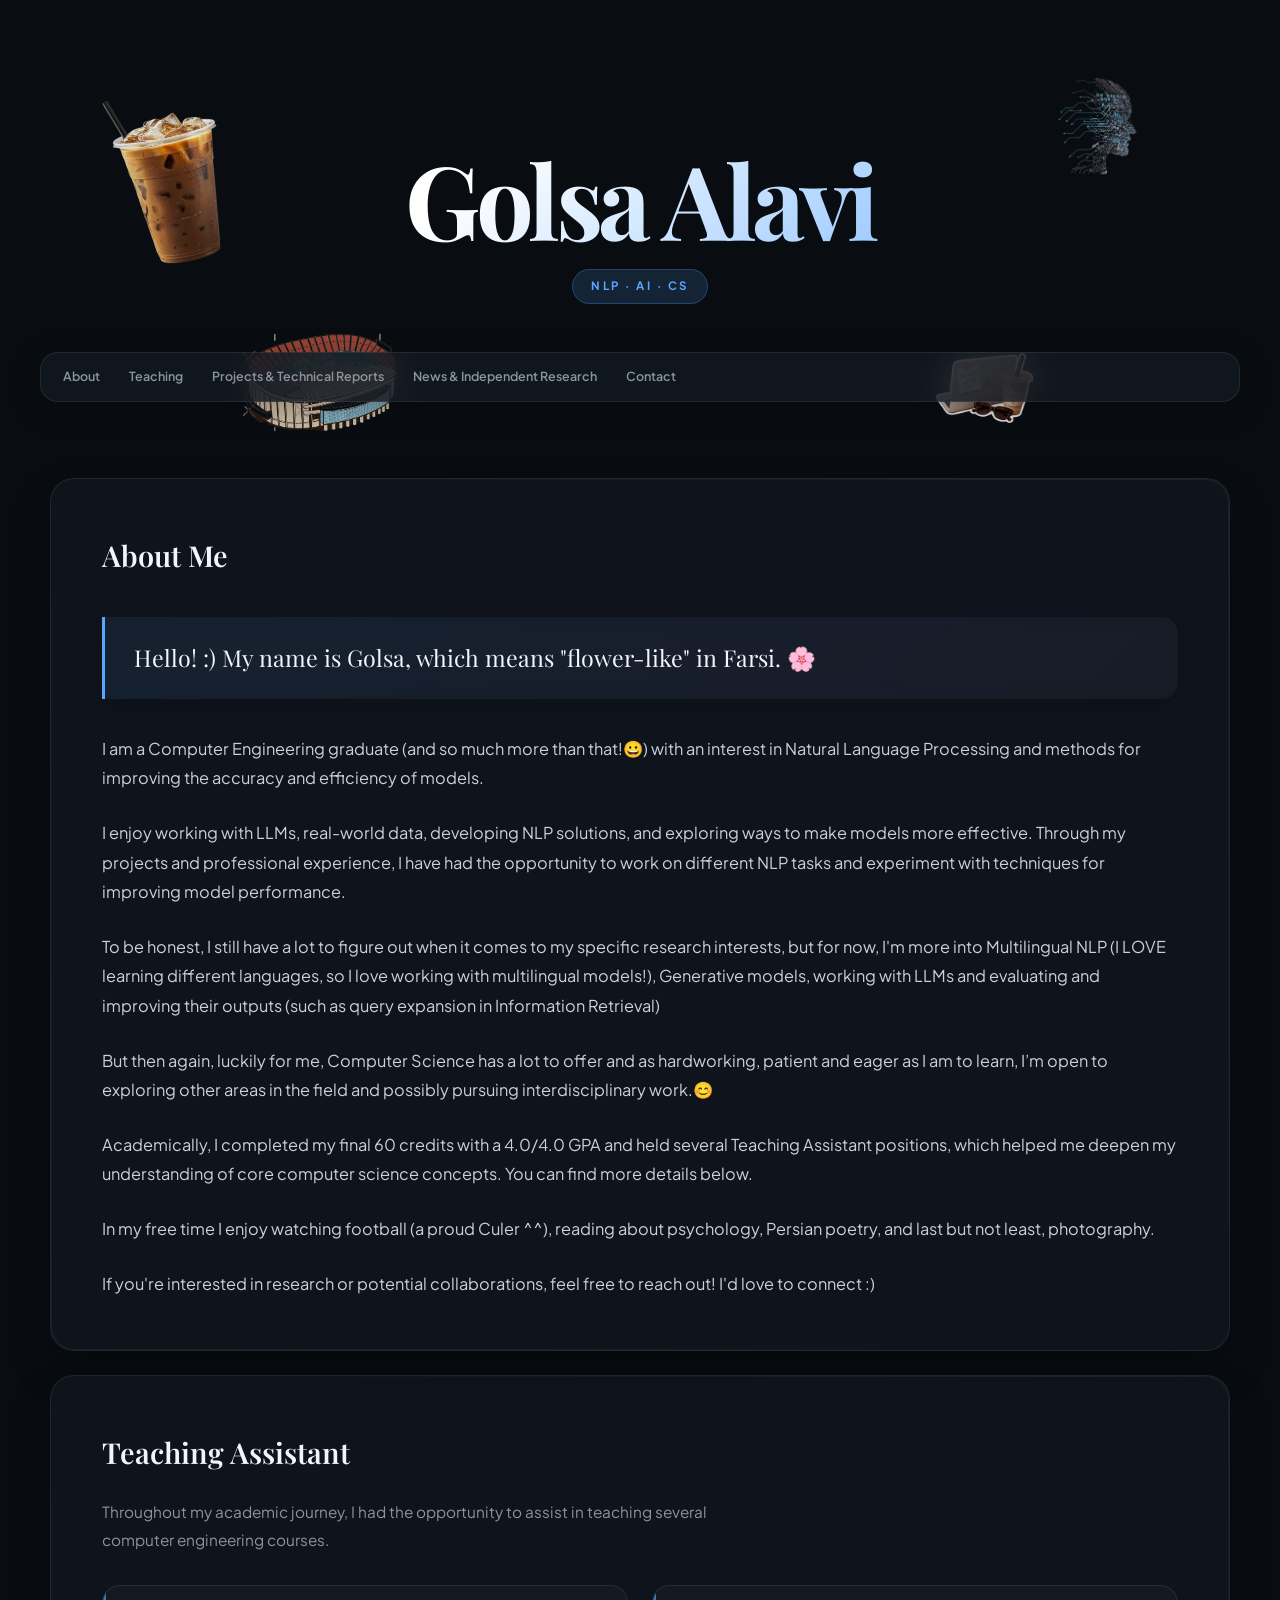
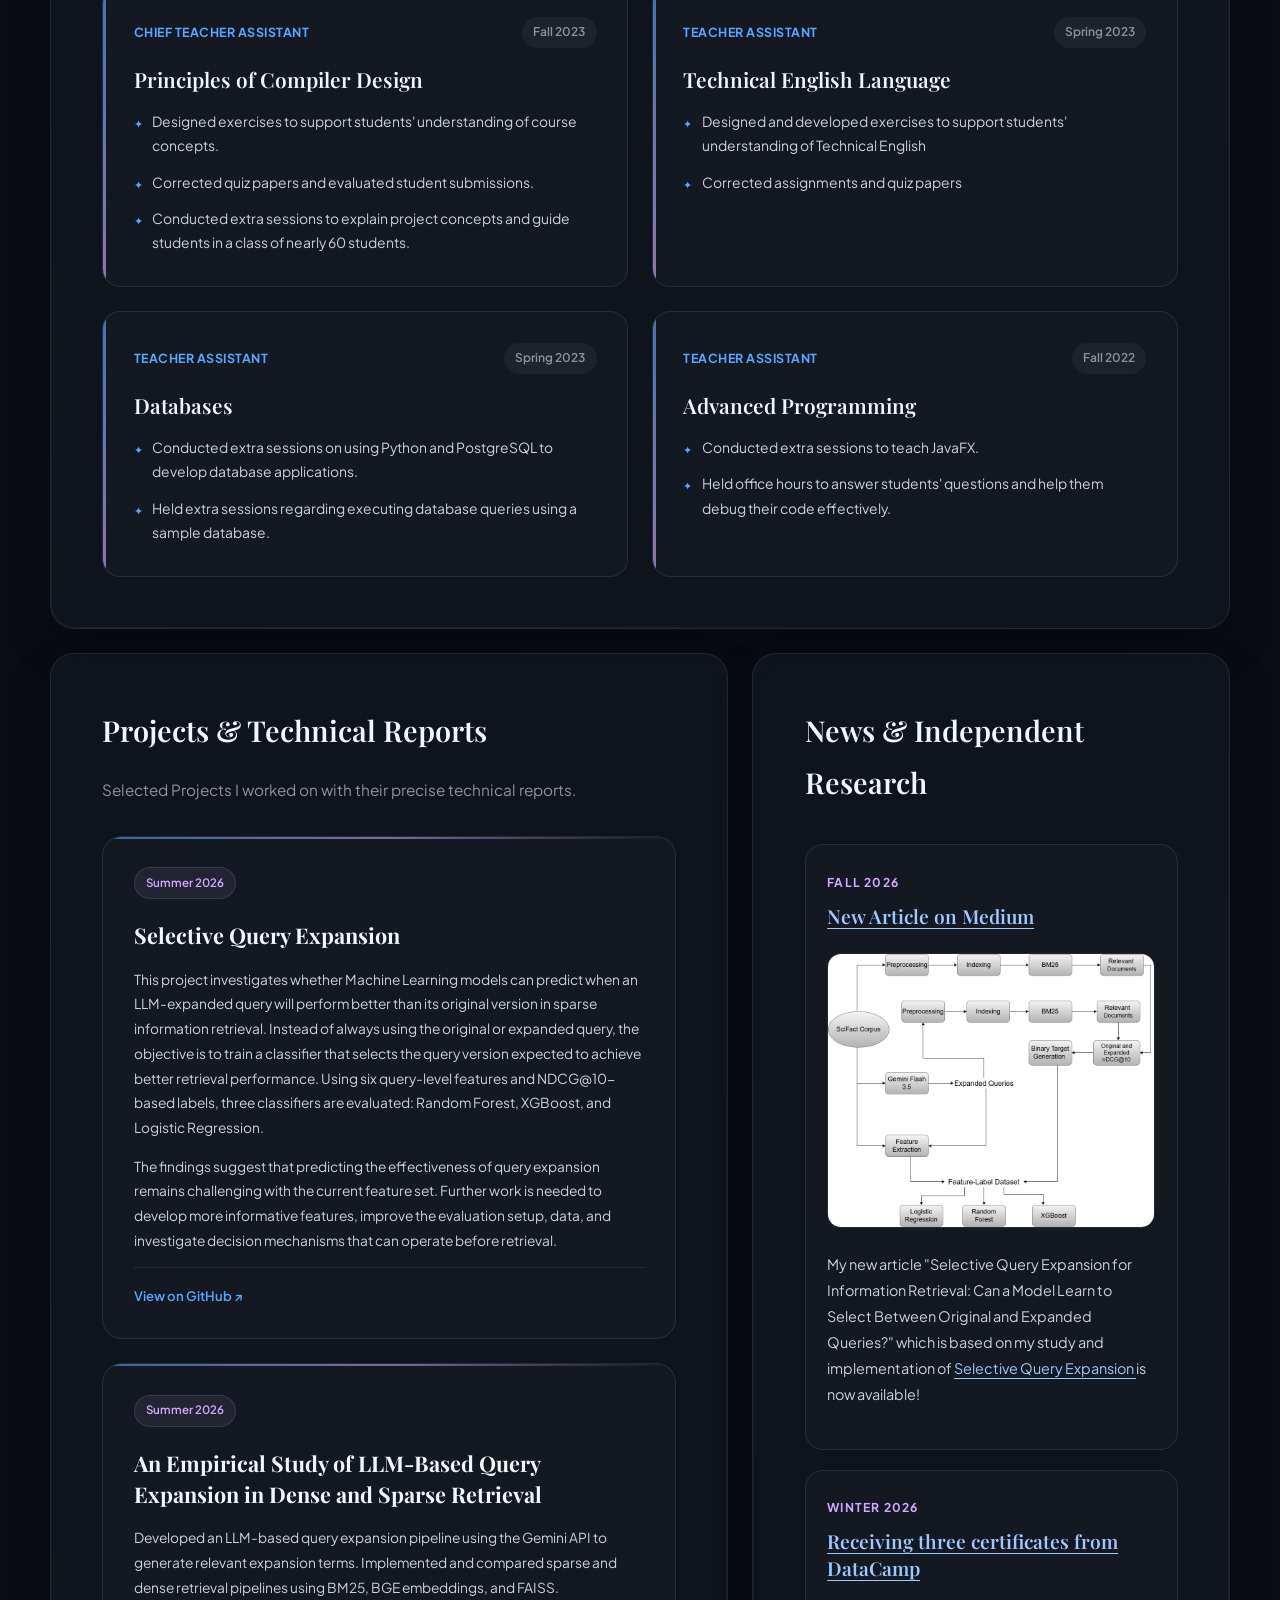
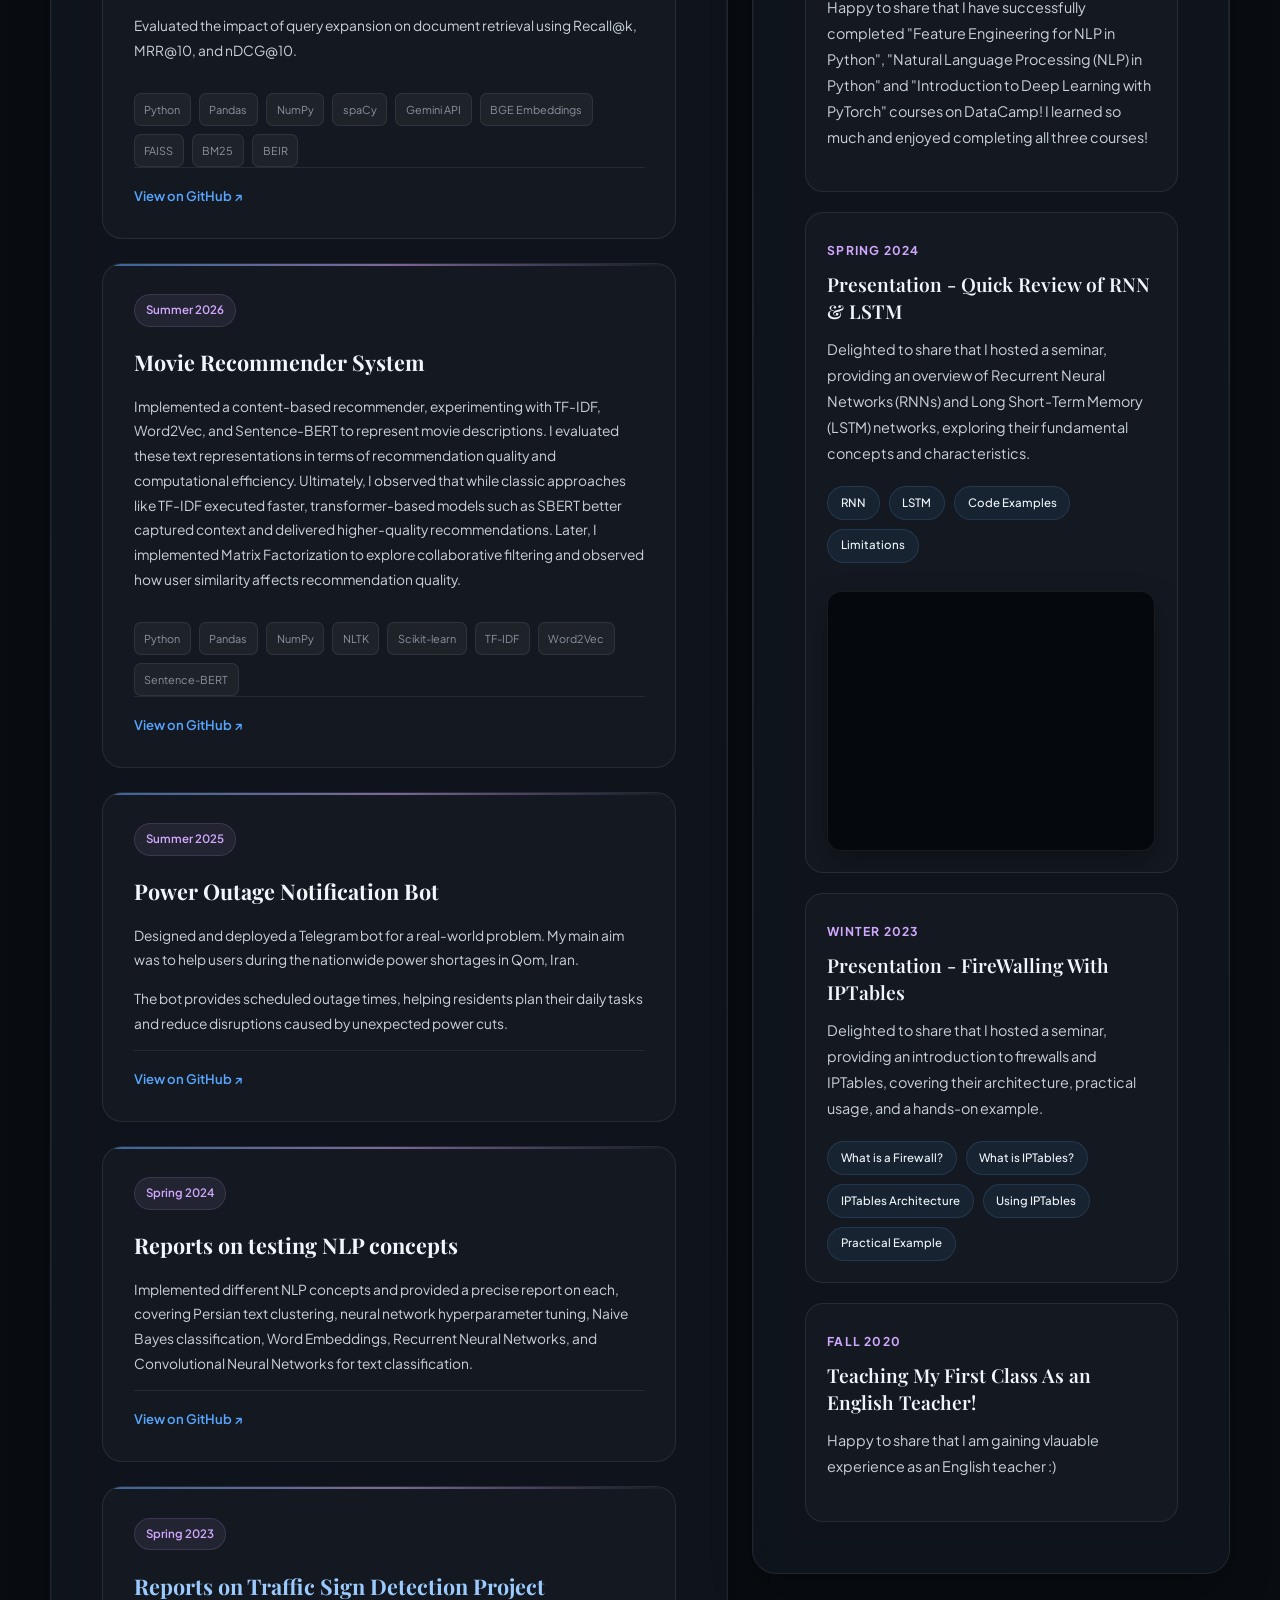
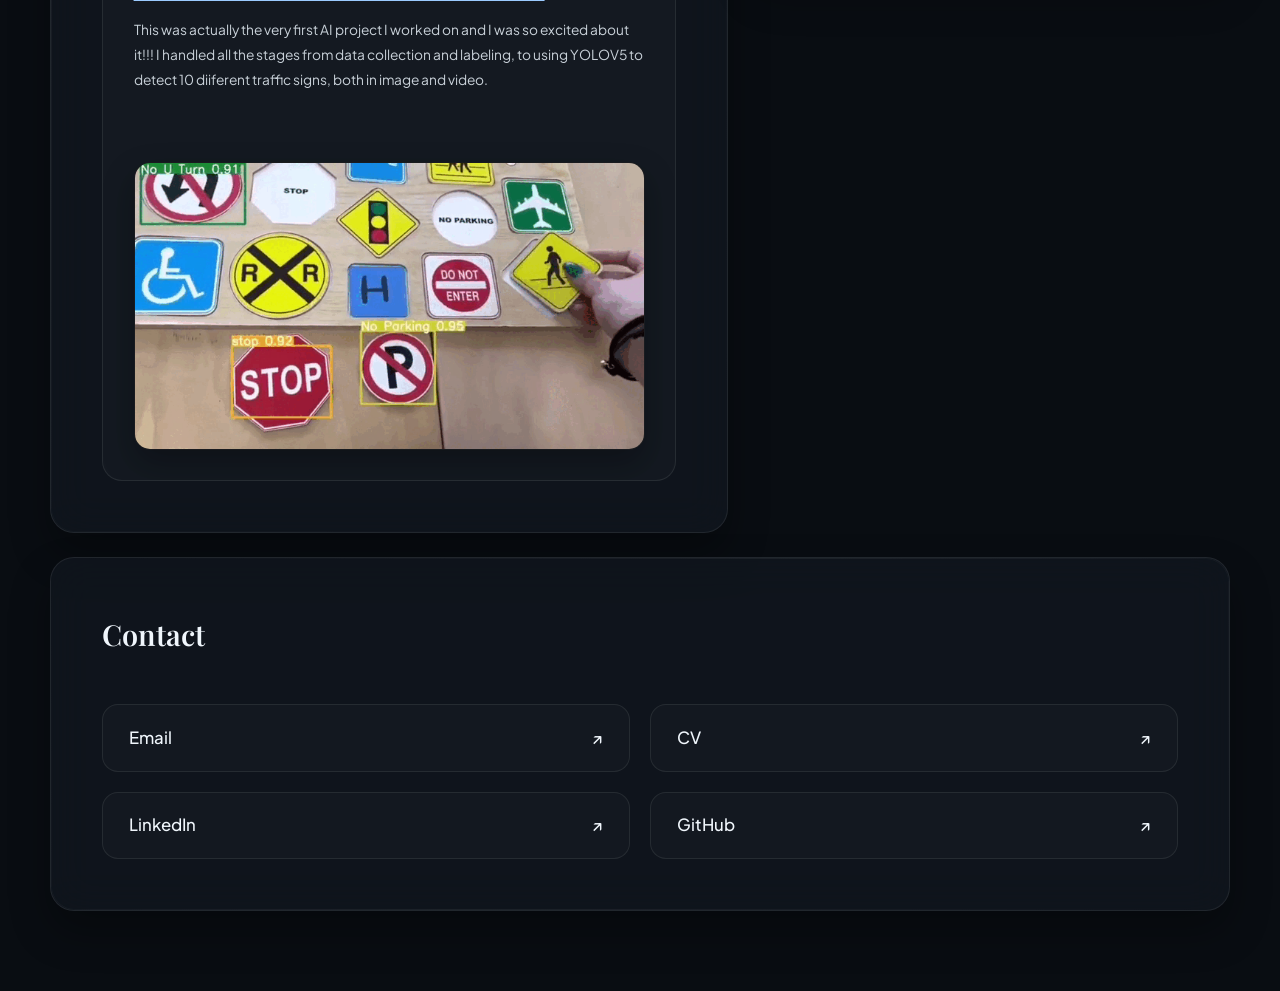
<file: index.html>
<!DOCTYPE html>
<html lang="en">
<head>
  <meta charset="UTF-8">
  <meta name="viewport" content="width=device-width, initial-scale=1.0">

  <title>Golsa Alavi</title>

  <link rel="stylesheet" href="style.css">
</head>

<body class="portfolio-page">

  <header class="site-header">
     <!-- Decorative transparent images -->
    <div class="hero-decorations" aria-hidden="true">

      <img src="images/decoration1.png"
           class="hero-decoration decoration-1"
           alt="">

      <img src="images/decoration2.png"
           class="hero-decoration decoration-2"
           alt="">

      <img src="images/decoration3.png"
           class="hero-decoration decoration-3"
           alt="">

      <img src="images/decoration4.png"
           class="hero-decoration decoration-4"
           alt="">
    </div>

    <div class="hero container" id="home">
      <h1>Golsa Alavi</h1>
            <p class="hero-eyebrow">NLP · AI · CS</p>
    </div>
     <nav class="main-nav" aria-label="Main navigation">
      <div class="nav-inner">
        <div class="nav-links">
          <a href="#about">About</a>
          <a href="#teaching">Teaching</a>
          <a href="#projects">Projects & Technical Reports</a>
          <a href="#presentations">News & Independent Research</a>
          <a href="#contact">Contact</a>
        </div>
      </div>
    </nav>
  </header>

  <main class="container">

    <section id="about">
      <h2>About Me</h2>

      <p>
        Hello! :) My name is Golsa, which means
        "flower-like" in Farsi. 🌸
      </p>

      <p>
        I am a Computer Engineering graduate (and so much more than that!😀) with an
        interest in Natural Language Processing and
        methods for improving the accuracy and efficiency
        of models.
      </p>

      <p>
        I enjoy working with LLMs, real-world data, developing
        NLP solutions, and exploring ways to make models
        more effective. Through my projects and professional
        experience, I have had the opportunity to work on
        different NLP tasks and experiment with techniques
        for improving model performance.
      </p>

      <p>
        To be honest, I still have a lot to figure out when
        it comes to my specific research interests, but for now,
        I'm more into Multilingual NLP (I LOVE learning different languages, so I love working with multilingual models!), Generative models, working with LLMs and evaluating and improving
        their outputs (such as query expansion in Information
        Retrieval)
      </p>

      <p>
        But then again, luckily for me, Computer Science has
        a lot to offer and as hardworking, patient and eager as I am to learn, 
        I’m open to exploring other areas in the field and possibly pursuing interdisciplinary work.😊

      <p>
        Academically, I completed my final 60 credits with
        a 4.0/4.0 GPA and held several Teaching Assistant
        positions, which helped me deepen my understanding
        of core computer science concepts.
        You can find more details below.
      </p>

      <p>
        In my free time I enjoy watching football
        (a proud Culer ^^), reading about psychology,
        Persian poetry, and last but not least,
        photography.
      </p>

      <p>
        If you're interested in research or potential
        collaborations, feel free to reach out!
        I'd love to connect :)
      </p>
    </section>

    <!-- Teaching Assistant -->

    <section id="teaching">
      <h2>Teaching Assistant</h2>

      <p class="section-intro">
        Throughout my academic journey, I had the opportunity
        to assist in teaching several computer engineering courses.
      </p>

      <div class="experience-grid">

        <article class="experience-card">
          <div class="card-top">
            <span class="experience-role">Chief Teacher Assistant</span>
            <span class="experience-date">Fall 2023</span>
          </div>

          <h3>Principles of Compiler Design</h3>

          <ul>
            <li>Designed exercises to support students' understanding of course concepts.</li>
            <li>Corrected quiz papers and evaluated student submissions.</li>
            <li>Conducted extra sessions to explain project concepts and guide students in a class of nearly 60 students.</li>
          </ul>
        </article>

        <article class="experience-card">
          <div class="card-top">
            <span class="experience-role">Teacher Assistant</span>
            <span class="experience-date">Spring 2023</span>
          </div>

          <h3>Technical English Language</h3>
                    <ul>

          <li>Designed and developed exercises to support students' understanding of Technical English</li>
            <li> Corrected assignments and quiz papers</li>
          </ul>
        </article>

        <article class="experience-card">
          <div class="card-top">
            <span class="experience-role">Teacher Assistant</span>
            <span class="experience-date">Spring 2023</span>
          </div>

          <h3>Databases</h3>

          <ul>
            <li>Conducted extra sessions on using Python and PostgreSQL to develop database applications.</li>
            <li>Held extra sessions regarding executing database queries using a sample database.</li>
          </ul>
        </article>

        <article class="experience-card">
          <div class="card-top">
            <span class="experience-role">Teacher Assistant</span>
            <span class="experience-date">Fall 2022</span>
          </div>

          <h3>Advanced Programming</h3>

          <ul>
            <li>Conducted extra sessions to teach JavaFX.</li>
            <li>Held office hours to answer students' questions and help them debug their code effectively.</li>
          </ul>
        </article>

      </div>
    </section>

    
<!-- Projects -->

<section id="projects">

  <h2>Projects & Technical Reports</h2>

  <p class="section-intro">
    Selected Projects I worked on with their precise technical reports.
  </p>

  <div class="projects-grid">

    <!-- Project 1 -->

      <article class="project-card">

      <div class="project-top">
        <span class="project-season">Summer 2026</span>
      </div>

      <h3>Selective Query Expansion</h3>

      <p class="project-description">
       This project investigates whether Machine Learning models can predict when an LLM-expanded query will perform better than its original version in sparse information retrieval.
        Instead of always using the original or expanded query, the objective is to train a classifier that selects the query version expected to achieve better retrieval performance.
        Using six query-level features and NDCG@10-based labels, three classifiers are evaluated: Random Forest, XGBoost, and Logistic Regression.
      </p>

      <p class="project-description">
        The findings suggest that predicting the effectiveness of query expansion remains challenging with the current feature set. Further work is needed to develop more informative features, 
        improve the evaluation setup, data, and investigate decision mechanisms that can operate before retrieval.
      </p>

  <div class="project-links">
        <a
          href="https://github.com/GolsaCodes/selective-query-expansion"
          target="_blank"
          rel="noopener noreferrer"
          class="github-link"
        >
          View on GitHub <span>↗</span>
        </a>
      </div>
    </article>
    <!-- Project 2 -->
    <article class="project-card">

      <div class="project-top">
        <span class="project-season">Summer 2026</span>
      </div>

      <h3>An Empirical Study of LLM-Based Query Expansion in Dense and Sparse Retrieval</h3>

      <p class="project-description">
        Developed an LLM-based query expansion pipeline
        using the Gemini API to generate relevant expansion
        terms. Implemented and compared sparse and dense
        retrieval pipelines using BM25, BGE embeddings,
        and FAISS.
      </p>

      <p class="project-description">
        Evaluated the impact of query expansion on document
        retrieval using Recall@k, MRR@10, and nDCG@10.
      </p>

      <div class="project-tech">
        <span>Python</span>
        <span>Pandas</span>
        <span>NumPy</span>
        <span>spaCy</span>
        <span>Gemini API</span>
        <span>BGE Embeddings</span>
        <span>FAISS</span>
        <span>BM25</span>
        <span>BEIR</span>
      </div>
  <div class="project-links">
        <a
          href="https://github.com/GolsaCodes/llm-query-expansion-retrieval"
          target="_blank"
          rel="noopener noreferrer"
          class="github-link"
        >
          View on GitHub <span>↗</span>
        </a>
      </div>
    </article>


    <!-- Project 2 -->

    <article class="project-card">

      <div class="project-top">
        <span class="project-season">Summer 2026</span>
      </div>

      <h3>Movie Recommender System</h3>

      <p class="project-description">
       Implemented a content-based recommender, 
experimenting with TF-IDF, Word2Vec, and Sentence-BERT to represent movie descriptions. I evaluated these text 
representations in terms of recommendation quality and computational efficiency. Ultimately, I observed that 
while classic approaches like TF-IDF executed faster, transformer-based models such as SBERT better captured 
context and delivered higher-quality recommendations. Later, I implemented Matrix Factorization to explore 
collaborative filtering and observed how user similarity affects recommendation quality.
      </p>

      <div class="project-tech">
        <span>Python</span>
        <span>Pandas</span>
        <span>NumPy</span>
        <span>NLTK</span>
        <span>Scikit-learn</span>
        <span>TF-IDF</span>
        <span>Word2Vec</span>
        <span>Sentence-BERT</span>
      </div>

      <div class="project-links">
        <a
          href="https://github.com/GolsaCodes/Movie-Recommender-Public-"
          target="_blank"
          rel="noopener noreferrer"
          class="github-link"
        >
          View on GitHub <span>↗</span>
        </a>
      </div>

    </article>
    <!-- Project 3 -->

    <article class="project-card">

      <div class="project-top">
        <span class="project-season">Summer 2025</span>
      </div>

      <h3>Power Outage Notification Bot</h3>

      <p class="project-description">
        Designed and deployed a Telegram bot for a real-world problem.
            My main aim was to help users during the nationwide power shortages
        in Qom, Iran.
      </p>

      <p class="project-description">
        The bot provides scheduled outage times, helping
        residents plan their daily tasks and reduce
        disruptions caused by unexpected power cuts.
      </p>

      <div class="project-links">
        <a
          href="https://github.com/GolsaCodes/PowerCut-Notifier-Bot"
          target="_blank"
          rel="noopener noreferrer"
          class="github-link"
        >
          View on GitHub <span>↗</span>
        </a>
      </div>

    </article>
      <!--project 4 -->
    <article class="project-card">

      <div class="project-top">
        <span class="project-season">Spring 2024</span>
      </div>

      <h3>Reports on testing NLP concepts</h3>

      <p class="project-description">
       Implemented different NLP concepts and provided a precise report on each, covering
        Persian text clustering, neural network hyperparameter tuning, Naive Bayes classification, Word Embeddings,
        Recurrent Neural Networks, and Convolutional Neural Networks for text classification. 
      </p>
      <div class="project-links">
        <a
          href="https://github.com/GolsaCodes/NLP-Course-Assignments.git"
          target="_blank"
          rel="noopener noreferrer"
          class="github-link"
        >
          View on GitHub <span>↗</span>
        </a>
      </div>

    </article>

    <article class="project-card">

      <div class="project-top">
        <span class="project-season">Spring 2023</span>
      </div>

      <h3>
      
        <a href="https://drive.google.com/file/d/1tVXeURmhgzZhVJybCIDBLF-jbdo5XCjY/view?usp=sharing" target="_blank" rel="noopener noreferrer">
        Reports on Traffic Sign Detection Project
        </a>
      </h3>

      <p class="project-description">
      This was actually the very first AI project I worked on and I was so excited about it!!! 
        I handled all the stages from data collection and labeling, to using YOLOV5 to detect 10 diiferent traffic signs, both in image and video.
        <div class="presentation-video">

  <div class="video-label">
    <span class="video-indicator"></span>
  </div>

<div class="presentation-video">
  <div class="video-wrapper gif-wrapper">
    <img src="./images/yolo-example.gif" alt="Yolo Project">
  </div>
</div>

</div>
       </article>
      </div>

</section>

    <!-- News -->

    <section id="presentations">
      <h2>News & Independent Research</h2>

      <div class="presentation-grid">

        <article class="presentation-card">

  <div class="presentation-content">
    <span class="presentation-date">Fall 2026</span>

    <h3>
      <a href="https://medium.com/@golsaa2002/selective-query-expansion-for-information-retrieval-learning-to-select-between-original-and-b7bb1afacf76?postPublishedType=repub"
         target="_blank" rel="noopener noreferrer">
        New Article on Medium
      </a>
    </h3>

    <!-- Article Image -->
    <div class="presentation-image">
      <img src="images/my-article.jpg" alt="Selective Query Expansion article">
    </div>

    <p class="presentation-description">
      My new article "Selective Query Expansion for Information Retrieval:
      Can a Model Learn to Select Between Original and Expanded Queries?"
      which is based on my study and implementation of
      <a href="https://github.com/GolsaCodes/selective-query-expansion"
         target="_blank" rel="noopener noreferrer">
        Selective Query Expansion
      </a>
      is now available!
    </p>
  </div>

</article>

         <article class="presentation-card">
    

          <div class="presentation-content">
            <span class="presentation-date">Winter 2026</span>

 <h3>
        <a href="https://drive.google.com/drive/folders/1wXNHHC2rBe5Fni8OXHlbH21T99jkRwHc?usp=sharing" target="_blank" rel="noopener noreferrer">
            Receiving three certificates from DataCamp
        </a>
    </h3>
            <p class="presentation-description">
              Happy to share that I have successfully completed "Feature Engineering for NLP in Python", "Natural Language Processing (NLP) in
Python" and "Introduction to Deep Learning with PyTorch" courses on DataCamp! I learned so much and enjoyed completing all three courses!
            </p>
          </div>
           
        </article>

        <article class="presentation-card">
   

          <div class="presentation-content">
            <span class="presentation-date">Spring 2024</span>

            <h3>Presentation - Quick Review of RNN &amp; LSTM</h3>

            <p class="presentation-description">
              Delighted to share that I hosted a seminar, providing an overview of Recurrent Neural Networks (RNNs)
              and Long Short-Term Memory (LSTM) networks,
              exploring their fundamental concepts and
              characteristics.
            </p>

            <div class="topic-list">
              <span>RNN</span>
              <span>LSTM</span>
              <span>Code Examples</span>
              <span>Limitations</span>
            </div>
            
<div class="presentation-video">

  <div class="video-label">
    <span class="video-indicator"></span>
  </div>

<div class="presentation-video">
  <div class="video-wrapper drive-wrapper">
    <iframe
      src="https://drive.google.com/file/d/1Gz59Yp9tbv0j4-HM44IfHrqOCIdjtV0U/preview"
      title="Quick Review of RNN and LSTM"
      allow="autoplay; fullscreen"
      allowfullscreen
      loading="lazy">
    </iframe>
  </div>
</div>

</div>

          </div>
        </article>

        <article class="presentation-card">
    

          <div class="presentation-content">
            <span class="presentation-date">Winter 2023</span>

            <h3>Presentation - FireWalling With IPTables</h3>

            <p class="presentation-description">
                            Delighted to share that I hosted a seminar, providing an introduction to firewalls and IPTables,
              covering their architecture, practical usage,
              and a hands-on example.
            </p>

            <div class="topic-list">
              <span>What is a Firewall?</span>
              <span>What is IPTables?</span>
              <span>IPTables Architecture</span>
              <span>Using IPTables</span>
              <span>Practical Example</span>
            </div>
          </div>
        </article>

          <article class="presentation-card">
    

          <div class="presentation-content">
            <span class="presentation-date">Fall 2020</span>

            <h3>Teaching My First Class As an English Teacher!</h3>

            <p class="presentation-description">
              Happy to share that I am gaining vlauable experience as an English teacher :)
            </p>
          </div>
        </article>

      </div>
    </section>

    <section id="contact">
      <h2>Contact</h2>

      <div class="contact-grid">
        <p>
          <a href="mailto:golsaalavi2002@gmail.com">
            Email <span class="arrow">↗</span>
          </a>
        </p>

        <p>
          <a
            href="CV_URL"
            target="_blank"
            rel="noopener noreferrer"
          >
            CV <span class="arrow">↗</span>
          </a>
        </p>

        <p>
          <a
            href="https://linkedin.com/in/golsa-alavi"
            target="_blank"
            rel="noopener noreferrer"
          >
            LinkedIn <span class="arrow">↗</span>
          </a>
        </p>

        <p>
          <a
            href="https://github.com/GolsaCodes"
            target="_blank"
            rel="noopener noreferrer"
          >
            GitHub <span class="arrow">↗</span>
          </a>
        </p>
      </div>
    </section>

  </main>

</body>
</html>
</file>
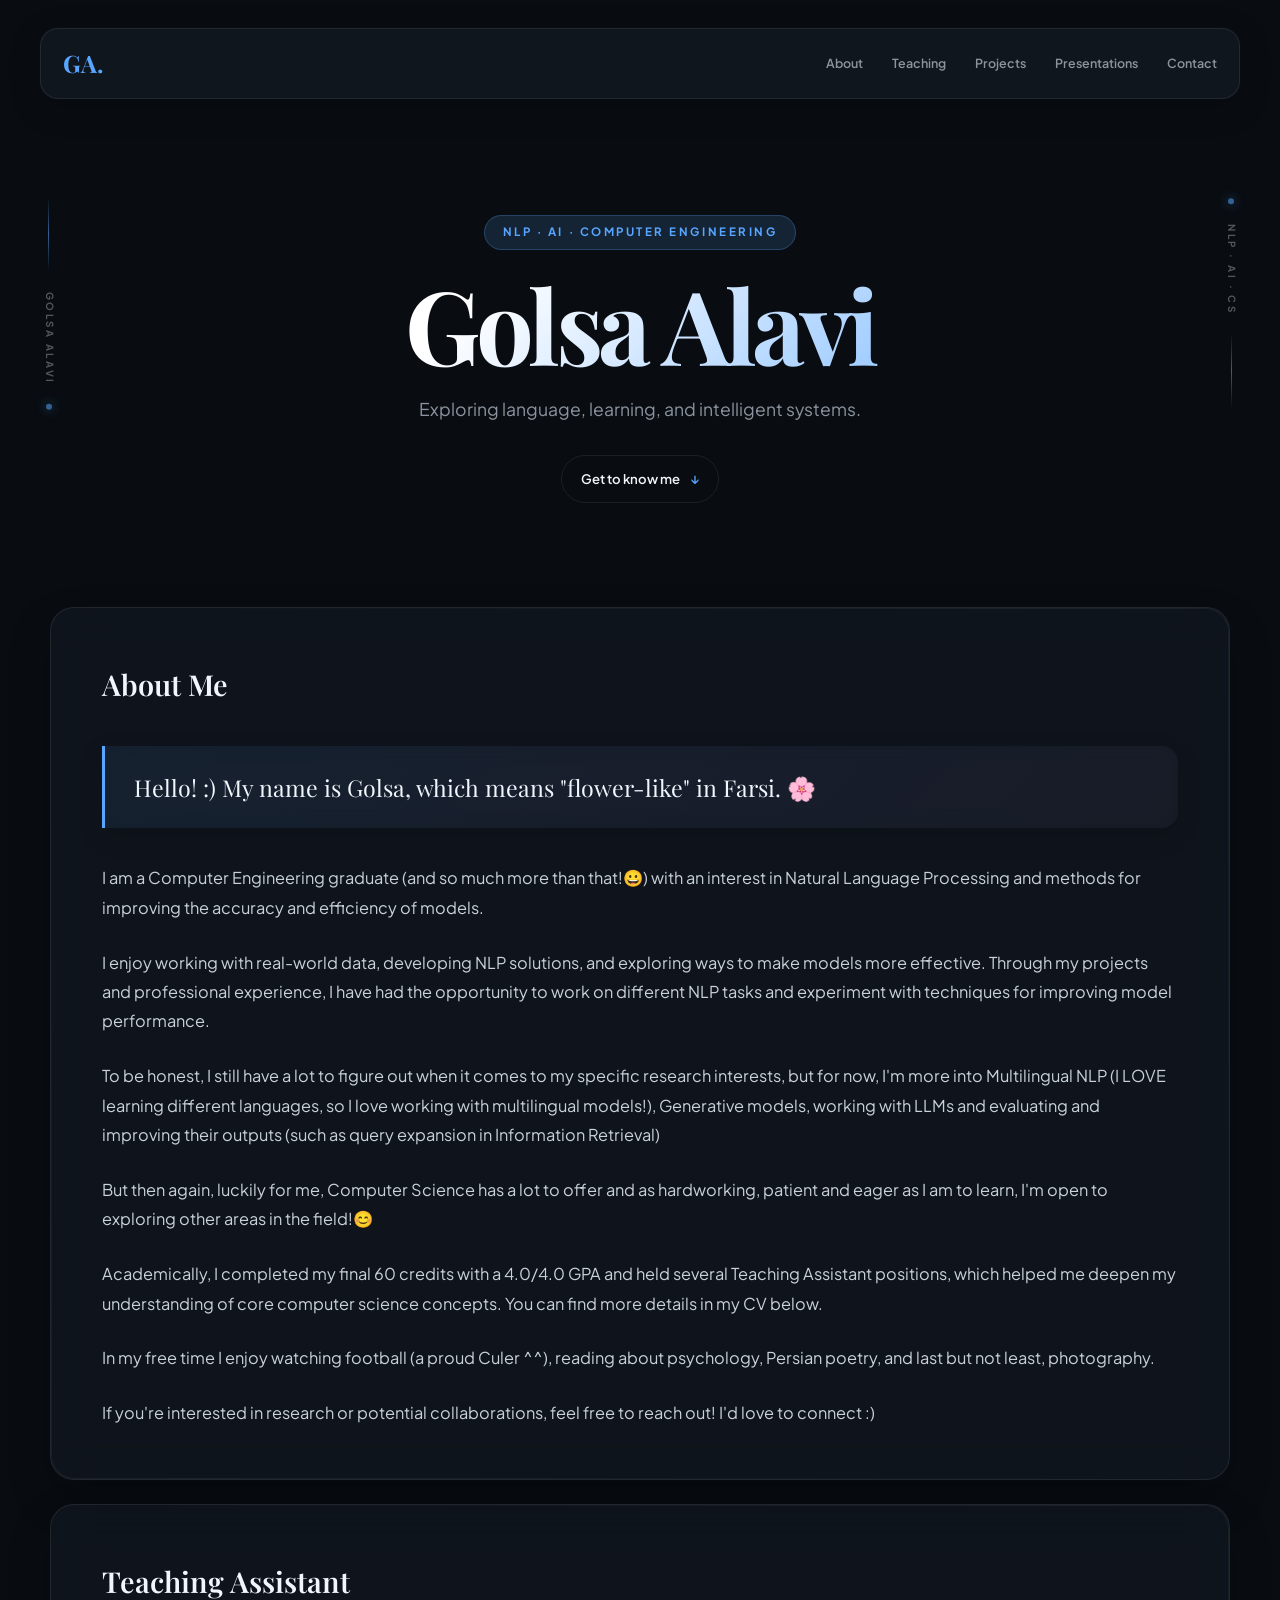
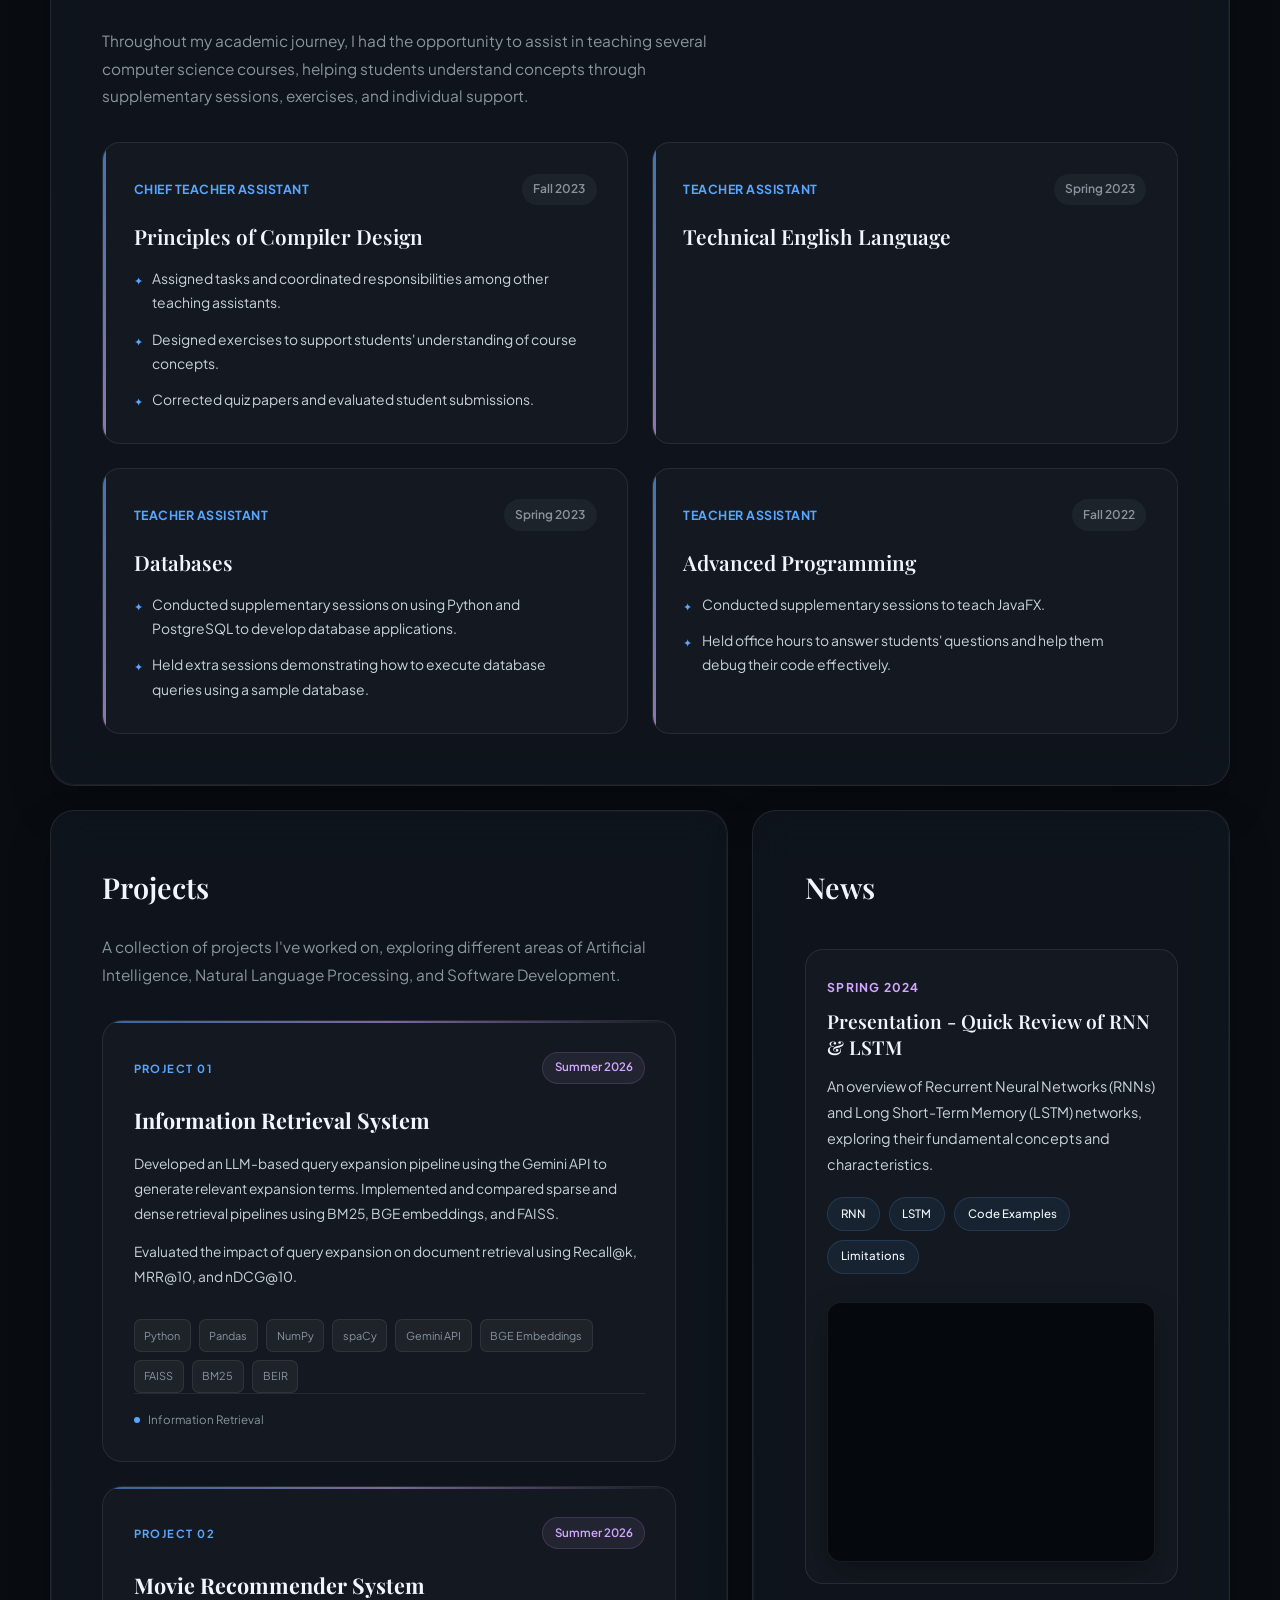
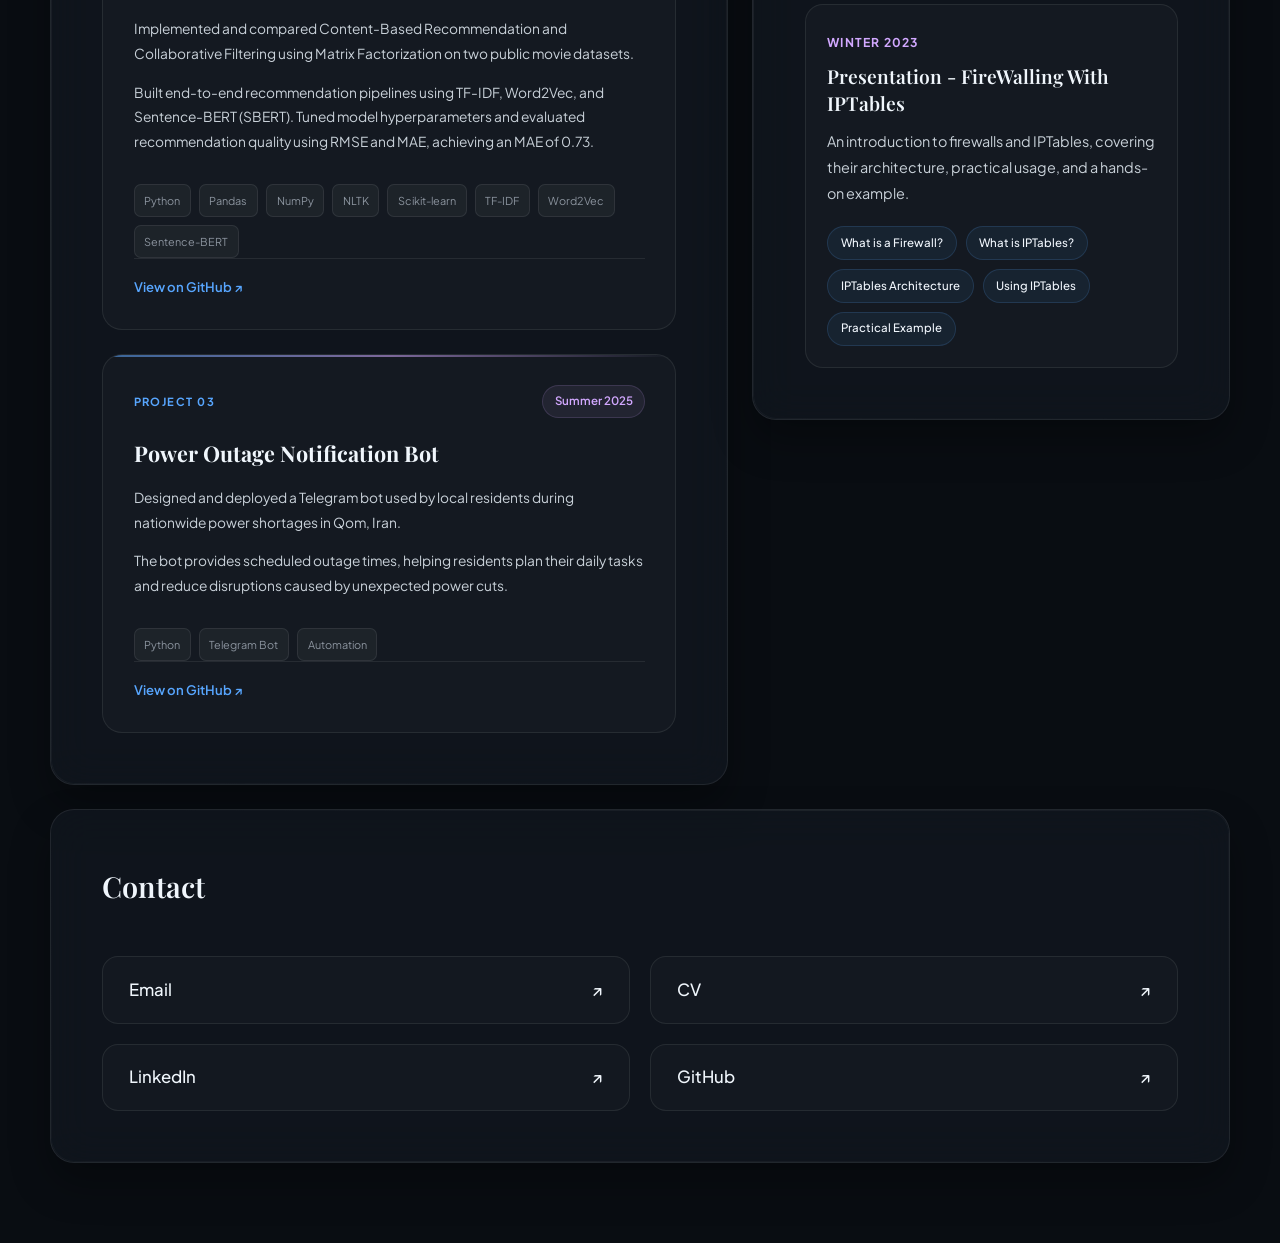
<file: index (1).html>
<!DOCTYPE html>
<html lang="en">
<head>
  <meta charset="UTF-8">
  <meta name="viewport" content="width=device-width, initial-scale=1.0">

  <title>Golsa Alavi | Portfolio</title>

  <link rel="stylesheet" href="style.css">
</head>

<body class="portfolio-page">

  <header class="site-header">
    <nav class="main-nav" aria-label="Main navigation">
      <div class="nav-inner">
        <a href="#home" class="nav-logo" aria-label="Go to home">GA.</a>
        <div class="nav-links">
          <a href="#about">About</a>
          <a href="#teaching">Teaching</a>
          <a href="#projects">Projects</a>
          <a href="#presentations">Presentations</a>
          <a href="#contact">Contact</a>
        </div>
      </div>
    </nav>

    <div class="hero container" id="home">
      <p class="hero-eyebrow">NLP · AI · COMPUTER ENGINEERING</p>
      <h1>Golsa Alavi</h1>
      <p class="hero-subtitle">Exploring language, learning, and intelligent systems.</p>
      <a class="hero-link" href="#about">Get to know me <span aria-hidden="true">↓</span></a>
    </div>

    <aside class="side-decoration side-left" aria-hidden="true">
      <span class="side-line"></span>
      <span class="side-text">GOLSA ALAVI</span>
      <span class="side-dot"></span>
    </aside>

    <aside class="side-decoration side-right" aria-hidden="true">
      <span class="side-dot"></span>
      <span class="side-text">NLP · AI · CS</span>
      <span class="side-line"></span>
    </aside>
  </header>

  <main class="container">

    <section id="about">
      <h2>About Me</h2>

      <p>
        Hello! :) My name is Golsa, which means
        "flower-like" in Farsi. 🌸
      </p>

      <p>
        I am a Computer Engineering graduate (and so much more than that!😀) with an
        interest in Natural Language Processing and
        methods for improving the accuracy and efficiency
        of models.
      </p>

      <p>
        I enjoy working with real-world data, developing
        NLP solutions, and exploring ways to make models
        more effective. Through my projects and professional
        experience, I have had the opportunity to work on
        different NLP tasks and experiment with techniques
        for improving model performance.
      </p>

      <p>
        To be honest, I still have a lot to figure out when
        it comes to my specific research interests, but for now,
        I'm more into Multilingual NLP (I LOVE learning different languages, so I love working with multilingual models!), Generative models, working with LLMs and evaluating and improving
        their outputs (such as query expansion in Information
        Retrieval)
      </p>

      <p>
        But then again, luckily for me, Computer Science has
        a lot to offer and as hardworking, patient and eager as I am to learn, I'm
        open to exploring other areas in the field!😊
      </p>

      <p>
        Academically, I completed my final 60 credits with
        a 4.0/4.0 GPA and held several Teaching Assistant
        positions, which helped me deepen my understanding
        of core computer science concepts.
        You can find more details in my CV below.
      </p>

      <p>
        In my free time I enjoy watching football
        (a proud Culer ^^), reading about psychology,
        Persian poetry, and last but not least,
        photography.
      </p>

      <p>
        If you're interested in research or potential
        collaborations, feel free to reach out!
        I'd love to connect :)
      </p>
    </section>

    <!-- Teaching Assistant -->

    <section id="teaching">
      <h2>Teaching Assistant</h2>

      <p class="section-intro">
        Throughout my academic journey, I had the opportunity
        to assist in teaching several computer science courses,
        helping students understand concepts through supplementary
        sessions, exercises, and individual support.
      </p>

      <div class="experience-grid">

        <article class="experience-card">
          <div class="card-top">
            <span class="experience-role">Chief Teacher Assistant</span>
            <span class="experience-date">Fall 2023</span>
          </div>

          <h3>Principles of Compiler Design</h3>

          <ul>
            <li>Assigned tasks and coordinated responsibilities among other teaching assistants.</li>
            <li>Designed exercises to support students' understanding of course concepts.</li>
            <li>Corrected quiz papers and evaluated student submissions.</li>
          </ul>
        </article>

        <article class="experience-card">
          <div class="card-top">
            <span class="experience-role">Teacher Assistant</span>
            <span class="experience-date">Spring 2023</span>
          </div>

          <h3>Technical English Language</h3>
        </article>

        <article class="experience-card">
          <div class="card-top">
            <span class="experience-role">Teacher Assistant</span>
            <span class="experience-date">Spring 2023</span>
          </div>

          <h3>Databases</h3>

          <ul>
            <li>Conducted supplementary sessions on using Python and PostgreSQL to develop database applications.</li>
            <li>Held extra sessions demonstrating how to execute database queries using a sample database.</li>
          </ul>
        </article>

        <article class="experience-card">
          <div class="card-top">
            <span class="experience-role">Teacher Assistant</span>
            <span class="experience-date">Fall 2022</span>
          </div>

          <h3>Advanced Programming</h3>

          <ul>
            <li>Conducted supplementary sessions to teach JavaFX.</li>
            <li>Held office hours to answer students' questions and help them debug their code effectively.</li>
          </ul>
        </article>

      </div>
    </section>

    
<!-- Projects -->

<section id="projects">

  <h2>Projects</h2>

  <p class="section-intro">
    A collection of projects I've worked on,
    exploring different areas of Artificial Intelligence,
    Natural Language Processing, and Software Development.
  </p>

  <div class="projects-grid">

    <!-- Project 1 -->

    <article class="project-card">

      <div class="project-top">
        <span class="project-number">PROJECT 01</span>
        <span class="project-season">Summer 2026</span>
      </div>

      <h3>Information Retrieval System</h3>

      <p class="project-description">
        Developed an LLM-based query expansion pipeline
        using the Gemini API to generate relevant expansion
        terms. Implemented and compared sparse and dense
        retrieval pipelines using BM25, BGE embeddings,
        and FAISS.
      </p>

      <p class="project-description">
        Evaluated the impact of query expansion on document
        retrieval using Recall@k, MRR@10, and nDCG@10.
      </p>

      <div class="project-tech">
        <span>Python</span>
        <span>Pandas</span>
        <span>NumPy</span>
        <span>spaCy</span>
        <span>Gemini API</span>
        <span>BGE Embeddings</span>
        <span>FAISS</span>
        <span>BM25</span>
        <span>BEIR</span>
      </div>

      <div class="project-links">
        <span class="project-status">
          <span class="status-dot"></span>
          Information Retrieval
        </span>
      </div>

    </article>


    <!-- Project 2 -->

    <article class="project-card">

      <div class="project-top">
        <span class="project-number">PROJECT 02</span>
        <span class="project-season">Summer 2026</span>
      </div>

      <h3>Movie Recommender System</h3>

      <p class="project-description">
        Implemented and compared Content-Based Recommendation
        and Collaborative Filtering using Matrix Factorization
        on two public movie datasets.
      </p>

      <p class="project-description">
        Built end-to-end recommendation pipelines using
        TF-IDF, Word2Vec, and Sentence-BERT (SBERT).
        Tuned model hyperparameters and evaluated recommendation
        quality using RMSE and MAE, achieving an MAE of 0.73.
      </p>

      <div class="project-tech">
        <span>Python</span>
        <span>Pandas</span>
        <span>NumPy</span>
        <span>NLTK</span>
        <span>Scikit-learn</span>
        <span>TF-IDF</span>
        <span>Word2Vec</span>
        <span>Sentence-BERT</span>
      </div>

      <div class="project-links">
        <a
          href="https://github.com/GolsaCodes/Movie-Recommender"
          target="_blank"
          rel="noopener noreferrer"
          class="github-link"
        >
          View on GitHub <span>↗</span>
        </a>
      </div>

    </article>


    <!-- Project 3 -->

    <article class="project-card">

      <div class="project-top">
        <span class="project-number">PROJECT 03</span>
        <span class="project-season">Summer 2025</span>
      </div>

      <h3>Power Outage Notification Bot</h3>

      <p class="project-description">
        Designed and deployed a Telegram bot used by
        local residents during nationwide power shortages
        in Qom, Iran.
      </p>

      <p class="project-description">
        The bot provides scheduled outage times, helping
        residents plan their daily tasks and reduce
        disruptions caused by unexpected power cuts.
      </p>

      <div class="project-tech">
        <span>Python</span>
        <span>Telegram Bot</span>
        <span>Automation</span>
      </div>

      <div class="project-links">
        <a
          href="https://github.com/GolsaCodes/PowerCut-Notifier-Bo"
          target="_blank"
          rel="noopener noreferrer"
          class="github-link"
        >
          View on GitHub <span>↗</span>
        </a>
      </div>

    </article>

  </div>

</section>

    <!-- Presentations -->

    <section id="presentations">
      <h2>News</h2>

      <div class="presentation-grid">

        <article class="presentation-card">
   

          <div class="presentation-content">
            <span class="presentation-date">Spring 2024</span>

            <h3>Presentation - Quick Review of RNN &amp; LSTM</h3>

            <p class="presentation-description">
              An overview of Recurrent Neural Networks (RNNs)
              and Long Short-Term Memory (LSTM) networks,
              exploring their fundamental concepts and
              characteristics.
            </p>

            <div class="topic-list">
              <span>RNN</span>
              <span>LSTM</span>
              <span>Code Examples</span>
              <span>Limitations</span>
            </div>
            
<div class="presentation-video">

  <div class="video-label">
    <span class="video-indicator"></span>
  </div>

  <div class="video-wrapper">
    <iframe
      src="https://drive.google.com/file/d/1Gz59Yp9tbv0j4-HM44IfHrqOCIdjtV0U/preview"
      title="Quick Review of RNN and LSTM"
      loading="lazy"
      allow="accelerometer; autoplay; clipboard-write; encrypted-media; gyroscope; picture-in-picture; web-share"
      referrerpolicy="strict-origin-when-cross-origin"
      allowfullscreen>
    </iframe>
  </div>

</div>

          </div>
        </article>

        <article class="presentation-card">
    

          <div class="presentation-content">
            <span class="presentation-date">Winter 2023</span>

            <h3>Presentation - FireWalling With IPTables</h3>

            <p class="presentation-description">
              An introduction to firewalls and IPTables,
              covering their architecture, practical usage,
              and a hands-on example.
            </p>

            <div class="topic-list">
              <span>What is a Firewall?</span>
              <span>What is IPTables?</span>
              <span>IPTables Architecture</span>
              <span>Using IPTables</span>
              <span>Practical Example</span>
            </div>
          </div>
        </article>

      </div>
    </section>

    <section id="contact">
      <h2>Contact</h2>

      <div class="contact-grid">
        <p>
          <a href="mailto:golsaalavi2002@gmail.com">
            Email <span class="arrow">↗</span>
          </a>
        </p>

        <p>
          <a
            href="CV_URL"
            target="_blank"
            rel="noopener noreferrer"
          >
            CV <span class="arrow">↗</span>
          </a>
        </p>

        <p>
          <a
            href="https://linkedin.com/in/golsa-alavi"
            target="_blank"
            rel="noopener noreferrer"
          >
            LinkedIn <span class="arrow">↗</span>
          </a>
        </p>

        <p>
          <a
            href="https://github.com/GolsaCodes"
            target="_blank"
            rel="noopener noreferrer"
          >
            GitHub <span class="arrow">↗</span>
          </a>
        </p>
      </div>
    </section>

  </main>

</body>
</html>
</file>
<file: style.css>
@import url('https://fonts.googleapis.com/css2?family=Plus+Jakarta+Sans:wght@300;400;500;600;700&family=Playfair+Display:ital,wght@0,600;0,700;1,400&display=swap');

:root {
  --bg: #090d12;
  --surface: #131922;
  --surface-glass: rgba(19, 25, 34, 0.65);
  --border: rgba(255, 255, 255, 0.08);
  --text: #c9d1d9;
  --text-bright: #f0f6fc;
  --muted: #8b949e;
  --accent: #58a6ff;
  --accent-glow: rgba(88, 166, 255, 0.15);
  --rose: #ff7b72;
  --purple: #d2a8ff;
  --font-sans: 'Plus Jakarta Sans', serif;
  --font-serif: 'Playfair Display', serif;
}

.presentation-card h3 a,
.presentation-card p a {
  color: #9bcaff !important;
  text-decoration: underline;
  text-decoration-color: #9bcaff;
  text-underline-offset: 4px;
  text-decoration-thickness: 1px;
  transition: color 0.3s ease;
}

.presentation-card h3 a:hover,
.presentation-card p a:hover {
  color: #b8ddff !important;
  text-decoration-color: #b8ddff;
}


* {
  margin: 0;
  padding: 0;
  box-sizing: border-box;
}

html {
  scroll-behavior: smooth;
}

body {
  background-color: var(--bg);
  color: var(--text);
  font-family: var(--font-sans);
  font-size: 1rem;
  line-height: 1.8;
  overflow-x: hidden;
  position: relative;
}

.blob {
  position: fixed;
  width: 550px;
  height: 550px;
  border-radius: 50%;
  filter: blur(140px);
  z-index: -1;
  opacity: 0.15;
  pointer-events: none;
  animation: floatBlob 18s ease-in-out infinite alternate;
}
.blob-1 { top: -150px; left: -150px; background: var(--accent); }
.blob-2 { bottom: -150px; right: -150px; background: var(--purple); animation-delay: -9s; }

@keyframes floatBlob {
  0% { transform: translate(0, 0) scale(1); }
  50% { transform: translate(60px, 40px) scale(1.1); }
  100% { transform: translate(-40px, 80px) scale(0.95); }
}

.container {
  width: min(100% - 4rem, 1180px);
  margin: 0 auto;
}

@keyframes fadeInUp {
  from {
    opacity: 0;
    transform: translateY(30px);
  }
  to {
    opacity: 1;
    transform: translateY(0);
  }
}

header.site-header {
  position: relative;
  padding: 1rem 0 5.5rem;
  text-align: center;
  animation: fadeInUp 0.9s cubic-bezier(0.16, 1, 0.3, 1) both;
}

.hero-decorations {
    position: absolute;
    inset: 0;
    width: 100%;
    height: 100%;
    z-index: 0;
    pointer-events: none;
    overflow: hidden;
}

.hero-decoration {
    position: absolute;
    height: auto;
    object-fit: contain;
    opacity: 0.9;
    pointer-events: none;
    animation: decorationFloat 6s ease-in-out infinite alternate;
}

/* Image 1: Upper left */
.decoration-1 {
    top: 85px;
    left: 9%;
    width: clamp(75px, 9vw, 125px);
    transform: rotate(-12deg);
}

.decoration-2 {
    top: 65px;
    right: 9%;
    width: clamp(85px, 10vw, 140px);
    animation-delay: -2s;
}
.decoration-3 {
    top: 280px;
    left: 19%;
    width: clamp(100px, 12vw, 180px);
    animation-delay: -4s;
}

.decoration-4 {
    top: 340px;
    right: 19%;
    width: clamp(75px, 8vw, 115px);
    animation-delay: -1s;
}

@keyframes decorationFloat {
    from {
        translate: 0 0;
    }
    to {
        translate: 0 -12px;
    }
}

.hero,
.main-nav {
    position: relative;
    z-index: 1;
}

.hero {
  padding-top: clamp(5rem, 10vw, 8rem);
  padding-bottom: 1rem;
  text-align: center;
}

.hero-eyebrow {
  display: inline-block;
  margin-bottom: 1.2rem;
  padding: 0.4rem 1.1rem;
  color: var(--accent);
  background: var(--accent-glow);
  border: 1px solid rgba(88, 166, 255, 0.25);
  border-radius: 999px;
  font-size: 0.72rem;
  font-weight: 700;
  letter-spacing: 0.22em;
}

.hero h1 {
  margin: 0 0 0.9rem;
  color: var(--text-bright);
  font-family: var(--font-serif);
  font-size: clamp(3.4rem, 9vw, 6.4rem);
  font-weight: 700;
  line-height: 1.08;
  letter-spacing: -0.045em;
  background: linear-gradient(135deg, #ffffff 35%, var(--accent) 100%);
  -webkit-background-clip: text;
  background-clip: text;
  -webkit-text-fill-color: transparent;
}

.hero-subtitle {
  margin: 0 auto 1.8rem;
  max-width: 620px;
  color: var(--muted);
  font-size: clamp(0.95rem, 2vw, 1.1rem);
}

.hero-link {
  display: inline-flex;
  align-items: center;
  gap: 0.65rem;
  padding: 0.7rem 1.15rem;
  color: var(--text-bright);
  border: 1px solid var(--border);
  border-radius: 999px;
  text-decoration: none;
  font-size: 0.82rem;
  font-weight: 600;
  transition: transform 0.25s ease, border-color 0.25s ease, color 0.25s ease;
}

.hero-link:hover {
  color: var(--accent);
  border-color: var(--accent);
  transform: translateY(-3px);
}

.hero-link span {
  color: var(--accent);
}



main.container {
  display: flex;
  flex-direction: column;
  gap: 3rem;
  padding-bottom: 6rem;
}

section {
  background: var(--surface-glass);
  backdrop-filter: blur(20px);
  -webkit-backdrop-filter: blur(20px);
  border: 1px solid var(--border);
  border-radius: 24px;
  padding: clamp(2rem, 4vw, 3.25rem);
  box-shadow: 0 20px 40px rgba(0, 0, 0, 0.3);
  position: relative;
  overflow: hidden;
  animation: fadeInUp 0.9s cubic-bezier(0.16, 1, 0.3, 1) both;
}

#about { animation-delay: 0.15s; }
#contact { animation-delay: 0.3s; }

section::before {
  content: '';
  position: absolute;
  inset: 0;
  border-radius: 24px;
  padding: 1px;
  background: linear-gradient(135deg, transparent, rgba(255, 255, 255, 0.12), transparent);
  -webkit-mask: linear-gradient(#fff 0 0) content-box, linear-gradient(#fff 0 0);
  -webkit-mask-composite: xor;
  mask-composite: exclude;
  pointer-events: none;
  transition: opacity 0.5s ease;
  opacity: 0.5;
}

section:hover::before {
  opacity: 1;
  background: linear-gradient(135deg, var(--accent), transparent 60%, var(--purple));
}

h2 {
  font-family: var(--font-serif);
  font-size: 1.8rem;
  color: var(--text-bright);
  margin-bottom: 2.2rem;
  position: relative;
  display: inline-block;
  font-weight: 600;
}

#about p {
  margin-bottom: 1.6rem;
  color: var(--text);
  font-size: 1.02rem;
  position: relative;
  transition: transform 0.3s ease, color 0.3s ease;
}

#about p:hover {
  color: var(--text-bright);
  transform: translateX(4px);
}

#about p:first-of-type {
  font-family: var(--font-serif);
  font-size: 1.45rem;
  line-height: 1.6;
  color: var(--text-bright);
  background: linear-gradient(135deg, rgba(88, 166, 255, 0.08) 0%, rgba(210, 168, 255, 0.04) 100%);
  padding: 1.4rem 1.8rem;
  border-left: 3px solid var(--accent);
  border-radius: 0 16px 16px 0;
  margin-bottom: 2.2rem;
  backdrop-filter: blur(10px);
  box-shadow: 0 8px 24px rgba(0, 0, 0, 0.15);
}

#about p:first-of-type:hover {
  transform: translateX(6px);
  border-left-color: var(--purple);
}

#about p:last-child {
  margin-bottom: 0;
}

#contact p {
  margin: 0;
}

.contact-grid {
  display: grid;
  grid-template-columns: repeat(2, 1fr);
  gap: 1.25rem;
  margin-top: 0.5rem;
}

#contact a {
  display: flex;
  align-items: center;
  justify-content: space-between;
  background: rgba(255, 255, 255, 0.02);
  border: 1px solid var(--border);
  padding: 1.1rem 1.6rem;
  border-radius: 16px;
  color: var(--text-bright);
  font-weight: 500;
  font-size: 1.05rem;
  text-decoration: none;
  position: relative;
  overflow: hidden;
  transition: all 0.35s cubic-bezier(0.16, 1, 0.3, 1);
}

#contact a::before {
  content: '';
  position: absolute;
  inset: 0;
  background: linear-gradient(135deg, var(--accent-glow), transparent);
  opacity: 0;
  transition: opacity 0.35s ease;
}

#contact a:hover {
  background: rgba(88, 166, 255, 0.06);
  border-color: var(--accent);
  color: var(--accent);
  transform: translateY(-4px);
  box-shadow: 0 12px 28px rgba(0, 0, 0, 0.3), 0 0 20px rgba(88, 166, 255, 0.15);
}

#contact a:hover::before {
  opacity: 1;
}

#contact a .arrow {
  display: inline-block;
  transition: transform 0.3s cubic-bezier(0.16, 1, 0.3, 1);
}

#contact a:hover .arrow {
  transform: translate(3px, -3px);
}

footer {
  text-align: center;
  padding: 3rem 0;
  border-top: 1px solid var(--border);
  color: var(--muted);
  font-size: 0.85rem;
  letter-spacing: 0.02em;
}

@media (max-width: 640px) {
  .contact-grid {
    grid-template-columns: 1fr;
  }
}

@media (prefers-reduced-motion: reduce) {
  html {
    scroll-behavior: auto;
  }
  .blob {
    animation: none;
  }
  *, *::before, *::after {
    animation: none !important;
    transition-duration: 0.01ms !important;
  }
}

/* =========================================
   TEACHING ASSISTANT SECTION
========================================= */

#teaching .section-intro,
#presentations .section-intro {
  color: var(--muted);
  font-size: 0.96rem;
  margin-top: -1rem;
  margin-bottom: 2rem;
  max-width: 650px;
}

.experience-grid {
  display: grid;
  grid-template-columns: repeat(2, minmax(0, 1fr));
  gap: 1.25rem;
}

.experience-card {
  background: rgba(255, 255, 255, 0.025);
  border: 1px solid var(--border);
  border-radius: 18px;
  padding: 1.6rem;
  position: relative;
  overflow: hidden;
  transition:
    transform 0.35s ease,
    border-color 0.35s ease,
    background 0.35s ease,
    box-shadow 0.35s ease;
}

.experience-card::before {
  content: '';
  position: absolute;
  top: 0;
  left: 0;
  width: 3px;
  height: 100%;
  background: linear-gradient(
    180deg,
    var(--accent),
    var(--purple)
  );
  opacity: 0.65;
  transition: opacity 0.3s ease;
}

.experience-card:hover {
  transform: translateY(-6px);
  background: rgba(88, 166, 255, 0.045);
  border-color: rgba(88, 166, 255, 0.35);
  box-shadow: 0 14px 30px rgba(0, 0, 0, 0.2);
}

.experience-card:hover::before {
  opacity: 1;
}

.card-top {
  display: flex;
  justify-content: space-between;
  align-items: center;
  flex-wrap: wrap;
  gap: 0.6rem;
  margin-bottom: 1rem;
}

.experience-role {
  color: var(--accent);
  font-size: 0.78rem;
  font-weight: 700;
  letter-spacing: 0.04em;
  text-transform: uppercase;
}

.experience-date {
  color: var(--muted);
  font-size: 0.75rem;
  font-weight: 600;
  background: rgba(255, 255, 255, 0.045);
  padding: 0.3rem 0.7rem;
  border-radius: 30px;
  white-space: nowrap;
}

.experience-card h3 {
  color: var(--text-bright);
  font-family: var(--font-serif);
  font-size: 1.3rem;
  font-weight: 600;
  line-height: 1.45;
  margin-bottom: 1rem;
}

.experience-card ul {
  list-style: none;
  display: flex;
  flex-direction: column;
  gap: 0.75rem;
}

.experience-card li {
  color: var(--text);
  font-size: 0.87rem;
  line-height: 1.75;
  padding-left: 1.15rem;
  position: relative;
}

.experience-card li::before {
  content: '✦';
  color: var(--accent);
  font-size: 0.7rem;
  position: absolute;
  left: 0;
  top: 0.25rem;
}

.presentation-image {
  width: 100%;
  margin: 1.5rem 0;
  display: flex;
  justify-content: center;
}

.presentation-image img {
  width: 100%;
  max-width: 650px;
  height: auto;
  object-fit: cover;
  border-radius: 14px;
  border: 1px solid var(--border);
  transition: transform 0.3s ease;
}

.presentation-image img:hover {
  transform: scale(1.02);
}

/* =========================================
   PRESENTATIONS SECTION
========================================= */

.presentation-grid {
  display: grid;
  grid-template-columns: 1fr;
  gap: 1.25rem;
}

.presentation-card {
  display: flex;
  gap: 1.5rem;
  padding: 1.8rem;
  background: rgba(255, 255, 255, 0.025);
  border: 1px solid var(--border);
  border-radius: 18px;
  position: relative;
  overflow: hidden;
  transition:
    transform 0.35s ease,
    border-color 0.35s ease,
    background 0.35s ease,
    box-shadow 0.35s ease;
}

.presentation-card:hover {
  transform: translateY(-5px);
  background: rgba(210, 168, 255, 0.045);
  border-color: rgba(210, 168, 255, 0.35);
  box-shadow: 0 14px 30px rgba(0, 0, 0, 0.2);
}

.presentation-icon {
  width: 54px;
  height: 54px;
  min-width: 54px;
  border-radius: 15px;
  display: flex;
  align-items: center;
  justify-content: center;
  background: linear-gradient(
    135deg,
    rgba(88, 166, 255, 0.18),
    rgba(210, 168, 255, 0.12)
  );
  border: 1px solid rgba(88, 166, 255, 0.2);
  color: var(--accent);
  font-family: var(--font-serif);
  font-size: 1.2rem;
  font-weight: 700;
}

.presentation-content {
  flex: 1;
  min-width: 0;
}

.presentation-date {
  color: var(--purple);
  font-size: 0.76rem;
  font-weight: 700;
  letter-spacing: 0.1em;
  text-transform: uppercase;
}

.presentation-content h3 {
  color: var(--text-bright);
  font-family: var(--font-serif);
  font-size: 1.4rem;
  font-weight: 600;
  line-height: 1.4;
  margin: 0.45rem 0 0.8rem;
}

.presentation-description {
  color: var(--text);
  font-size: 0.9rem;
  line-height: 1.8;
  margin-bottom: 1.2rem;
}

.topic-list {
  display: flex;
  flex-wrap: wrap;
  gap: 0.55rem;
}

.topic-list span {
  display: inline-block;
  padding: 0.35rem 0.8rem;
  background: rgba(88, 166, 255, 0.07);
  border: 1px solid rgba(88, 166, 255, 0.16);
  border-radius: 30px;
  color: var(--text-bright);
  font-size: 0.72rem;
  font-weight: 500;
  transition:
    background 0.3s ease,
    border-color 0.3s ease,
    color 0.3s ease;
}

.topic-list span:hover {
  background: var(--accent-glow);
  border-color: var(--accent);
  color: var(--accent);
}


/* =========================================
   SECTION ANIMATIONS
========================================= */

#teaching {
  animation-delay: 0.25s;
}

#presentations {
  animation-delay: 0.35s;
}


/* =========================================
   RESPONSIVE DESIGN
========================================= */

@media (max-width: 640px) {

  .experience-grid {
    grid-template-columns: 1fr;
  }

  .presentation-card {
    padding: 1.3rem;
    gap: 1rem;
  }

  .presentation-icon {
    width: 44px;
    height: 44px;
    min-width: 44px;
    border-radius: 12px;
    font-size: 1rem;
  }

  .presentation-content h3 {
    font-size: 1.2rem;
  }

  .experience-card {
    padding: 1.4rem;
  }

}

@media (max-width: 380px) {

  .presentation-card {
    flex-direction: column;
  }

  .card-top {
    align-items: flex-start;
  }

}

/* =========================================
   NAVIGATION BAR
========================================= */

.main-nav {
  position: center;
  top: 12px;
  z-index: 1000;
  width: min(100% - 4rem, 1220px);
  margin: 0 auto;
  background: rgba(19, 25, 34, 0.82);
  backdrop-filter: blur(18px);
  -webkit-backdrop-filter: blur(18px);
  border: 1px solid var(--border);
  border-radius: 18px;
  box-shadow: 0 8px 30px rgba(0, 0, 0, 0.25);
}

.nav-inner {
  display: flex;
  align-items: center;
  justify-content: space-between;
  padding: 0.8rem 1.4rem;
  gap: 1rem;
}

.nav-logo {
  font-family: var(--font-serif);
  font-size: 1.5rem;
  font-weight: 700;
  color: var(--accent);
  text-decoration: none;
  transition: color 0.3s ease;
}

.nav-logo:hover {
  color: var(--purple);
}

.nav-links {
  display: flex;
  align-items: center;
  justify-content: center;
  gap: clamp(0.8rem, 2.5vw, 1.8rem);
}

.nav-links a {
  color: var(--muted);
  text-decoration: none;
  font-size: 0.78rem;
  font-weight: 600;
  transition: color 0.3s ease;
  white-space: nowrap;
}

.nav-links a:hover {
  color: var(--accent);
}


/* =========================================
   SIDE DECORATIONS
========================================= */

.side-decoration {
  position: fixed;
  top: 50%;
  transform: translateY(-50%);
  display: flex;
  flex-direction: column;
  align-items: center;
  gap: 1.2rem;
  z-index: 0;
  pointer-events: none;
  opacity: 0.55;
}

.side-left {
  left: 2.5rem;
}

.side-right {
  right: 2.5rem;
}

.side-line {
  width: 1px;
  height: 75px;
  background: linear-gradient(
    to bottom,
    transparent,
    var(--accent),
    transparent
  );
}

.side-text {
  writing-mode: vertical-rl;
  font-size: 0.62rem;
  font-weight: 700;
  letter-spacing: 0.25em;
  color: var(--muted);
}

.side-dot {
  width: 6px;
  height: 6px;
  border-radius: 50%;
  background: var(--accent);
  box-shadow: 0 0 12px var(--accent);
}


/* =========================================
   PROJECTS SECTION
========================================= */

.projects-grid {
  display: grid;
  grid-template-columns: repeat(2, minmax(0, 1fr));
  gap: 1.25rem;
}

.project-card {
  background: rgba(255, 255, 255, 0.025);
  border: 1px solid var(--border);
  border-radius: 20px;
  padding: 1.7rem;
  position: relative;
  overflow: hidden;
  display: flex;
  flex-direction: column;
  transition:
    transform 0.35s ease,
    border-color 0.35s ease,
    background 0.35s ease,
    box-shadow 0.35s ease;
}

.project-card::after {
  content: '';
  position: absolute;
  top: 0;
  left: 0;
  height: 2px;
  width: 100%;
  background: linear-gradient(
    90deg,
    var(--accent),
    var(--purple),
    transparent
  );
  opacity: 0.55;
  transition: opacity 0.35s ease;
}

.project-card:hover {
  transform: translateY(-7px);
  border-color: rgba(88, 166, 255, 0.35);
  background: rgba(88, 166, 255, 0.035);
  box-shadow: 0 18px 35px rgba(0, 0, 0, 0.25);
}

.project-card:hover::after {
  opacity: 1;
}

.project-top {
  display: flex;
  align-items: center;
  justify-content: space-between;
  flex-wrap: wrap;
  gap: 0.6rem;
  margin-bottom: 1.3rem;
}

.project-number {
  font-size: 0.7rem;
  font-weight: 700;
  letter-spacing: 0.13em;
  color: var(--accent);
}

.project-season {
  font-size: 0.72rem;
  font-weight: 600;
  color: var(--purple);
  background: rgba(210, 168, 255, 0.08);
  border: 1px solid rgba(210, 168, 255, 0.15);
  border-radius: 30px;
  padding: 0.3rem 0.7rem;
}

.project-card h3 {
  font-family: var(--font-serif);
  font-size: 1.35rem;
  line-height: 1.45;
  color: var(--text-bright);
  margin-bottom: 1rem;
}
.project-card h3 a {
  color: #9bcaff;
  text-decoration: underline;
  text-decoration-color: #9bcaff;
  text-underline-offset: 5px;
  text-decoration-thickness: 1px;
  transition: color 0.3s ease;
}

.project-card h3 a:hover {
  color: #b8ddff;
  text-decoration-color: #b8ddff;
}

.project-description {
  color: var(--text);
  font-size: 0.86rem;
  line-height: 1.8;
  margin-bottom: 0.85rem;
}

.project-tech {
  display: flex;
  flex-wrap: wrap;
  gap: 0.5rem;
  margin-top: auto;
  padding-top: 1rem;
}

.project-tech span {
  font-size: 0.68rem;
  color: var(--muted);
  background: rgba(255, 255, 255, 0.045);
  border: 1px solid var(--border);
  border-radius: 7px;
  padding: 0.35rem 0.6rem;
  transition: all 0.3s ease;
}

.project-tech span:hover {
  color: var(--accent);
  border-color: rgba(88, 166, 255, 0.35);
  background: var(--accent-glow);
}

.project-links {
  display: flex;
  align-items: center;
  justify-content: space-between;
  margin-top: 1.5rem;
  padding-top: 1rem;
  border-top: 1px solid var(--border);
}

.github-link {
  color: var(--accent);
  text-decoration: none;
  font-size: 0.82rem;
  font-weight: 600;
  transition: color 0.3s ease;
}

.github-link span {
  display: inline-block;
  transition: transform 0.3s ease;
}

.github-link:hover {
  color: var(--purple);
}

.github-link:hover span {
  transform: translate(3px, -3px);
}

.project-status {
  display: flex;
  align-items: center;
  gap: 0.5rem;
  font-size: 0.72rem;
  color: var(--muted);
}

.status-dot {
  width: 6px;
  height: 6px;
  border-radius: 50%;
  background: var(--accent);
}


/* =========================================
   PRESENTATION VIDEO
========================================= */
.presentation-video {
  margin-top: 1.5rem;
  width: 100%;
}

.video-wrapper {
  width: 100%;
  max-width: 100%;
  overflow: hidden;
  border-radius: 14px;
  border: 1px solid var(--border);
  background: #05080c;
  box-sizing: border-box;
}

/* GIF */
.gif-wrapper img {
  display: block;
  width: 100%;
  height: auto;
}

/* Google Drive */
.drive-wrapper {
  position: relative;
  aspect-ratio: 16 / 9;
}

.drive-wrapper iframe {
  position: absolute;
  top: 0;
  left: 0;
  width: 100%;
  height: 100%;
  border: 0;
}

@media (max-width: 768px) {
  .video-wrapper {
    border-radius: 10px;
  }
}
/* =========================================
   NAVIGATION SCROLL OFFSET
========================================= */

section[id] {
  scroll-margin-top: 100px;
}


/* =========================================
   RESPONSIVE UPDATES
========================================= */

@media (max-width: 1100px) {
  .side-decoration {
    display: none;
  }
}

@media (max-width: 640px) {

  .main-nav {
    width: calc(100% - 1.5rem);
    top: 8px;
  }

  .nav-inner {
    padding: 0.75rem 0.9rem;
    gap: 0.7rem;
  }

  .nav-logo {
    font-size: 1.25rem;
  }

  .nav-links {
    flex: 1;
    justify-content: flex-end;
    gap: 0.85rem;
    overflow-x: auto;
    scrollbar-width: none;
  }

  .nav-links::-webkit-scrollbar {
    display: none;
  }

  .nav-links a {
    font-size: 0.68rem;
  }

  .projects-grid {
    grid-template-columns: 1fr;
  }

  .project-card {
    padding: 1.4rem;
  }

}


#projects .section-intro {
  color: var(--muted);
  font-size: 0.96rem;
  margin-top: -1rem;
  margin-bottom: 2rem;
  max-width: 650px;
}

.projects-grid {
  align-items: stretch;
}

.project-card {
  min-width: 0;
  height: 100%;
}

.project-card h3,
.project-description {
  overflow-wrap: anywhere;
}

.project-links {
  gap: 1rem;
  flex-wrap: wrap;
  margin-top: auto;
}

.presentation-video {
  width: 100%;
  margin-top: 1.75rem;
}

.video-wrapper {
  position: relative;
  width: 100%;
  aspect-ratio: 16 / 9;
  min-height: 260px;
  overflow: hidden;
  border-radius: 16px;
  border: 1px solid var(--border);
  background: #05080c;
  box-shadow: 0 14px 32px rgba(0, 0, 0, 0.28);
}

.video-wrapper iframe {
  display: block;
  position: absolute;
  inset: 0;
  width: 100%;
  height: 100%;
  border: 0;
}

@media (max-width: 640px) {
  header.site-header {
    padding-bottom: 3.5rem;
  }

  .hero {
    padding-top: 4.5rem;
  }

  .hero-eyebrow {
    font-size: 0.62rem;
    letter-spacing: 0.14em;
  }

  .video-wrapper {
    min-height: 0;
    aspect-ratio: 16 / 9;
  }
}


@media (min-width: 900px) {
  .container {
    width: min(100% - 5rem, 1180px);
  }

  .main-nav {
    width: min(100% - 5rem, 1220px);
  }

  main.container {
    gap: 2.5rem;
  }

  section {
    padding: clamp(2.5rem, 4vw, 3.5rem);
  }

  .projects-grid,
  .experience-grid {
    column-gap: 1.5rem;
    row-gap: 1.5rem;
  }

  .project-card,
  .experience-card {
    padding: 1.9rem;
  }

  .presentation-card {
    padding: 2rem;
  }
}

@media (max-width: 640px) {
  .container {
    width: calc(100% - 1.5rem);
  }

  .main-nav {
    width: calc(100% - 1.5rem);
  }

  section {
    padding: 1.5rem;
  }
}

/* =========================================
   FLEXIBLE MULTI-COLUMN PAGE LAYOUT
   Projects and News/Presentations sit side by side on desktop.
========================================= */
main.container {
  display: grid;
  grid-template-columns: repeat(12, minmax(0, 1fr));
  align-items: start;
  column-gap: 1.5rem;
  row-gap: 1.5rem;
  padding-bottom: 5rem;
}

main.container > section {
  min-width: 0;
  width: 100%;
  margin: 0;
}

#about,
#teaching,
#contact {
  grid-column: 1 / -1;
}

#projects {
  grid-column: span 7;
}

#presentations {
  grid-column: span 5;
}

#projects .projects-grid,
#presentations .presentation-grid {
  grid-template-columns: minmax(0, 1fr);
}

#projects .project-card,
#presentations .presentation-card {
  min-width: 0;
}

#presentations .presentation-card {
  padding: 1.35rem;
}

#presentations .presentation-content h3 {
  font-size: clamp(1.1rem, 1.5vw, 1.35rem);
}

#presentations .video-wrapper {
  width: 100%;
  aspect-ratio: 16 / 9;
  overflow: hidden;
  border-radius: 14px;
}

#presentations .video-wrapper iframe {
  display: block;
  width: 100%;
  height: 100%;
  border: 0;
}

@media (max-width: 1000px) {
  main.container {
    column-gap: 1rem;
    row-gap: 1rem;
  }

  #projects,
  #presentations {
    grid-column: span 6;
  }

  section {
    padding: clamp(1.4rem, 3vw, 2rem);
  }
}

/* =========================================
   HERO DECORATIONS - MOBILE RESPONSIVE
========================================= */

@media (max-width: 720px) {

    .decoration-1 {
        top: 75px;
        left: 2%;
        width: 58px;
    }

    .decoration-2 {
        top: 70px;
        right: 2%;
        width: 65px;
    }

    .decoration-3 {
        top: 215px;
        left: 5%;
        width: 50px;
    }

    .decoration-4 {
        top: 265px;
        right: 5%;
        width: 55px;
    }

    .hero-decoration {
        opacity: 0.75;
    }
}

@media (max-width: 380px) {

    .decoration-1 {
        width: 45px;
        left: 1%;
    }

    .decoration-2 {
        width: 50px;
        right: 1%;
    }

    .decoration-3 {
        width: 42px;
    }

    .decoration-4 {
        width: 45px;
    }
}

@media (max-width: 720px) {
  main.container {
    display: flex;
    flex-direction: column;
    gap: 1.1rem;
  }

  main.container > section {
    width: 100%;
  }

  #projects,
  #presentations,
  #about,
  #teaching,
  #contact {
    grid-column: auto;
  }

  .container {
    width: calc(100% - 1.25rem);
  }

  .main-nav {
    width: calc(100% - 1.25rem);
  }

  .nav-inner {
    flex-wrap: wrap;
    justify-content: center;
  }

  .nav-links {
    flex-wrap: wrap;
    gap: 0.55rem 1rem;
  }
}
</file>
